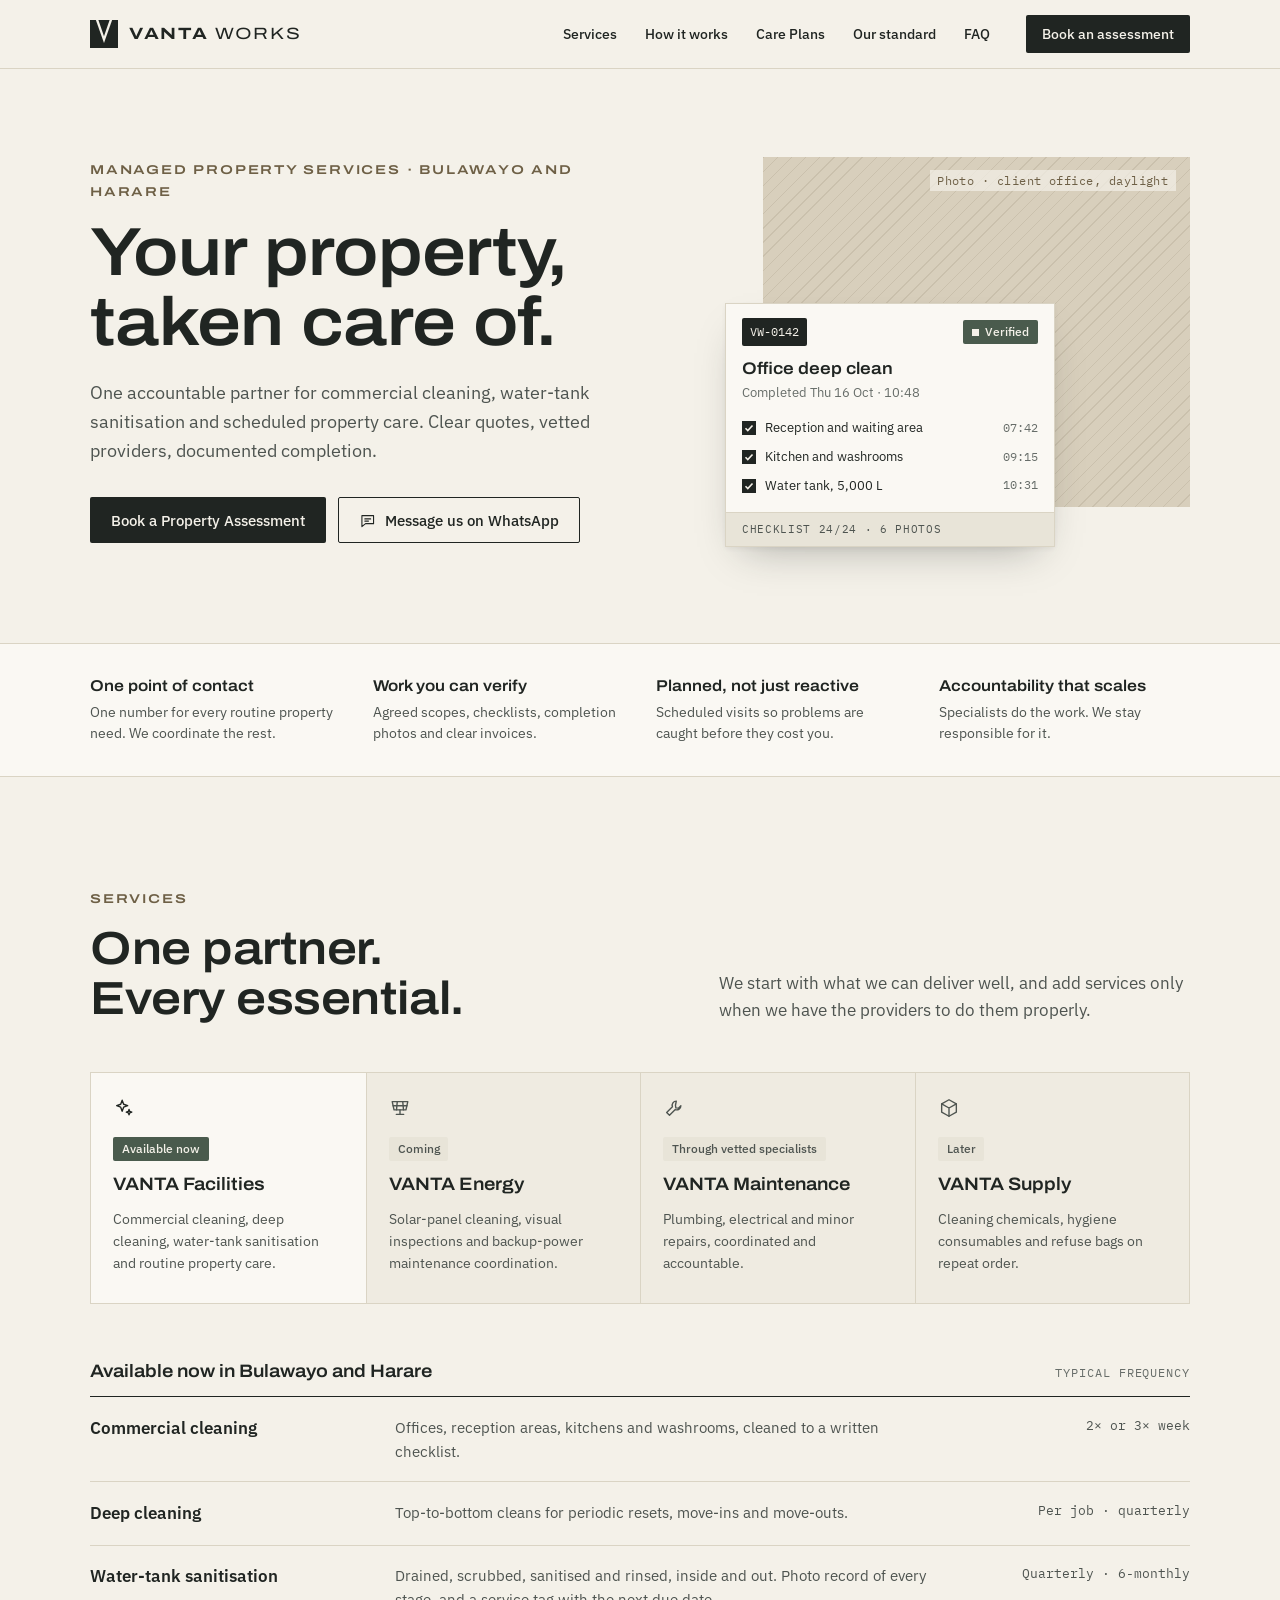
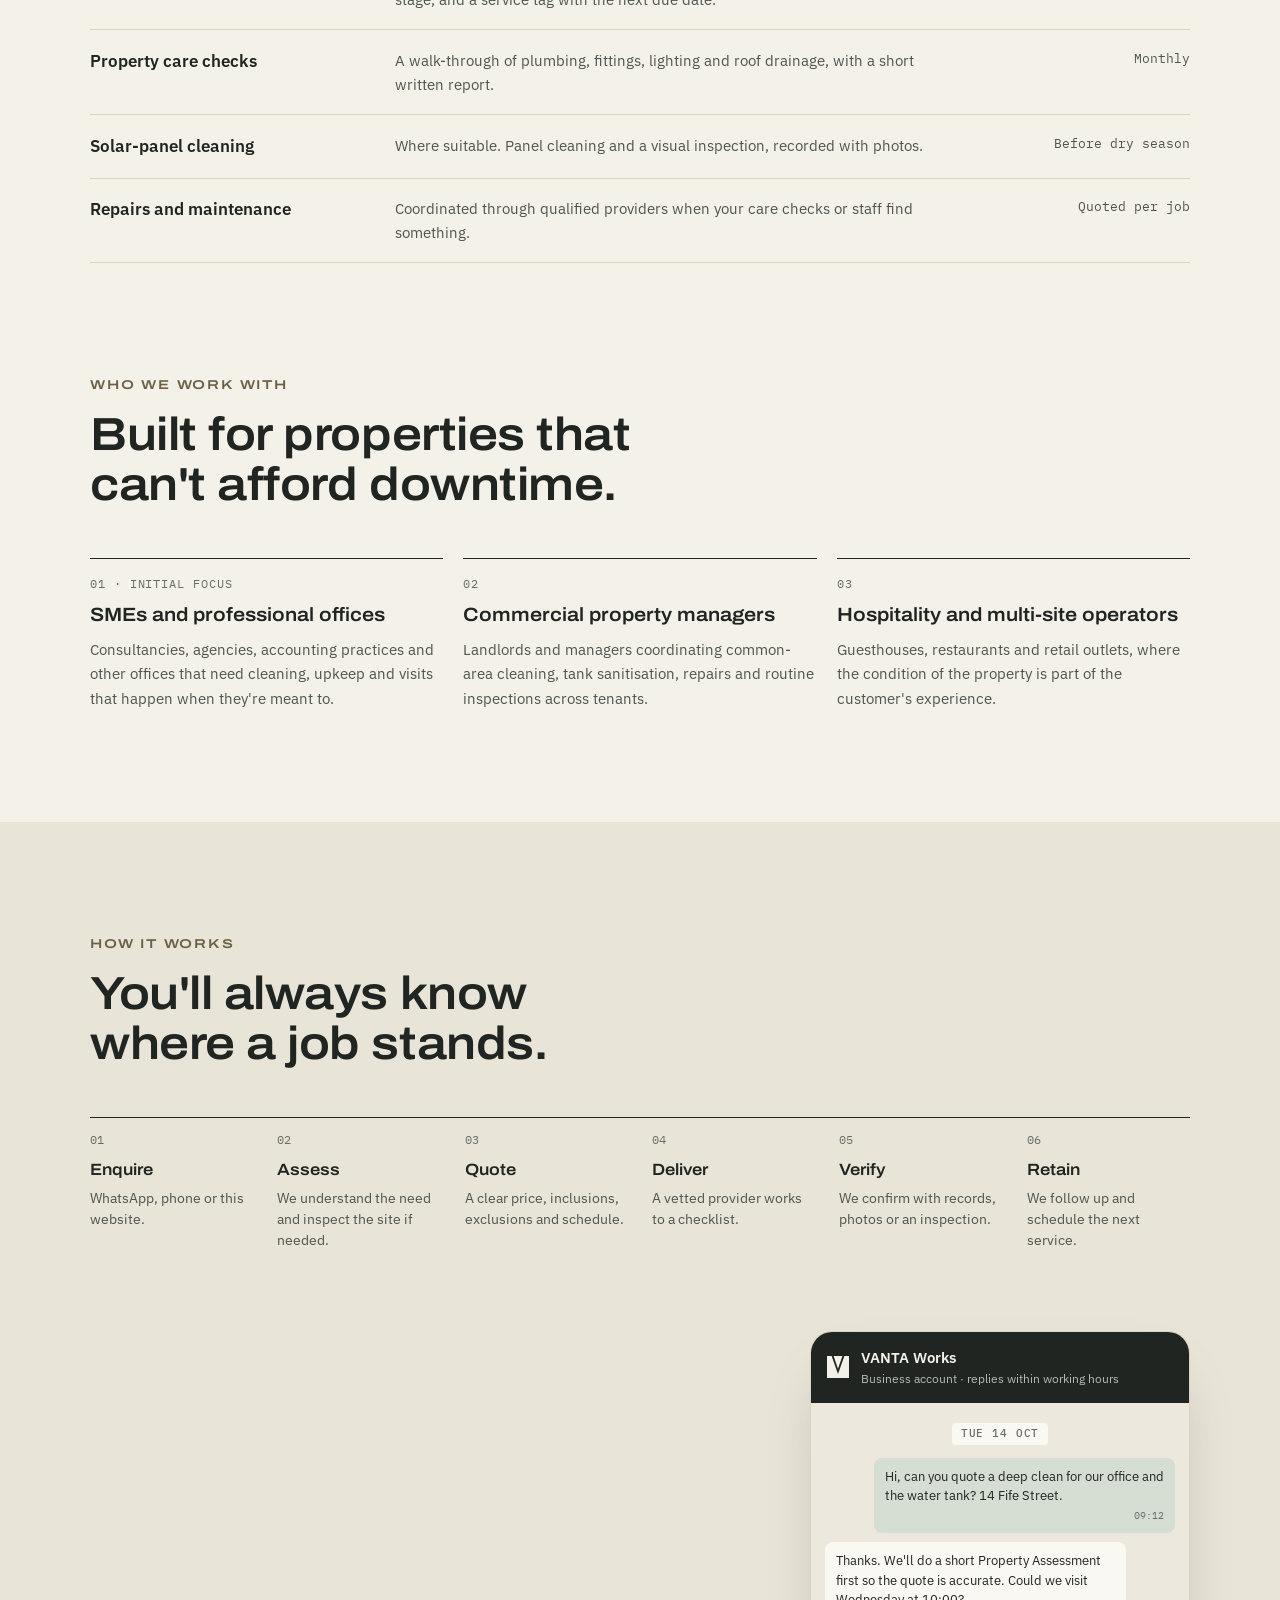
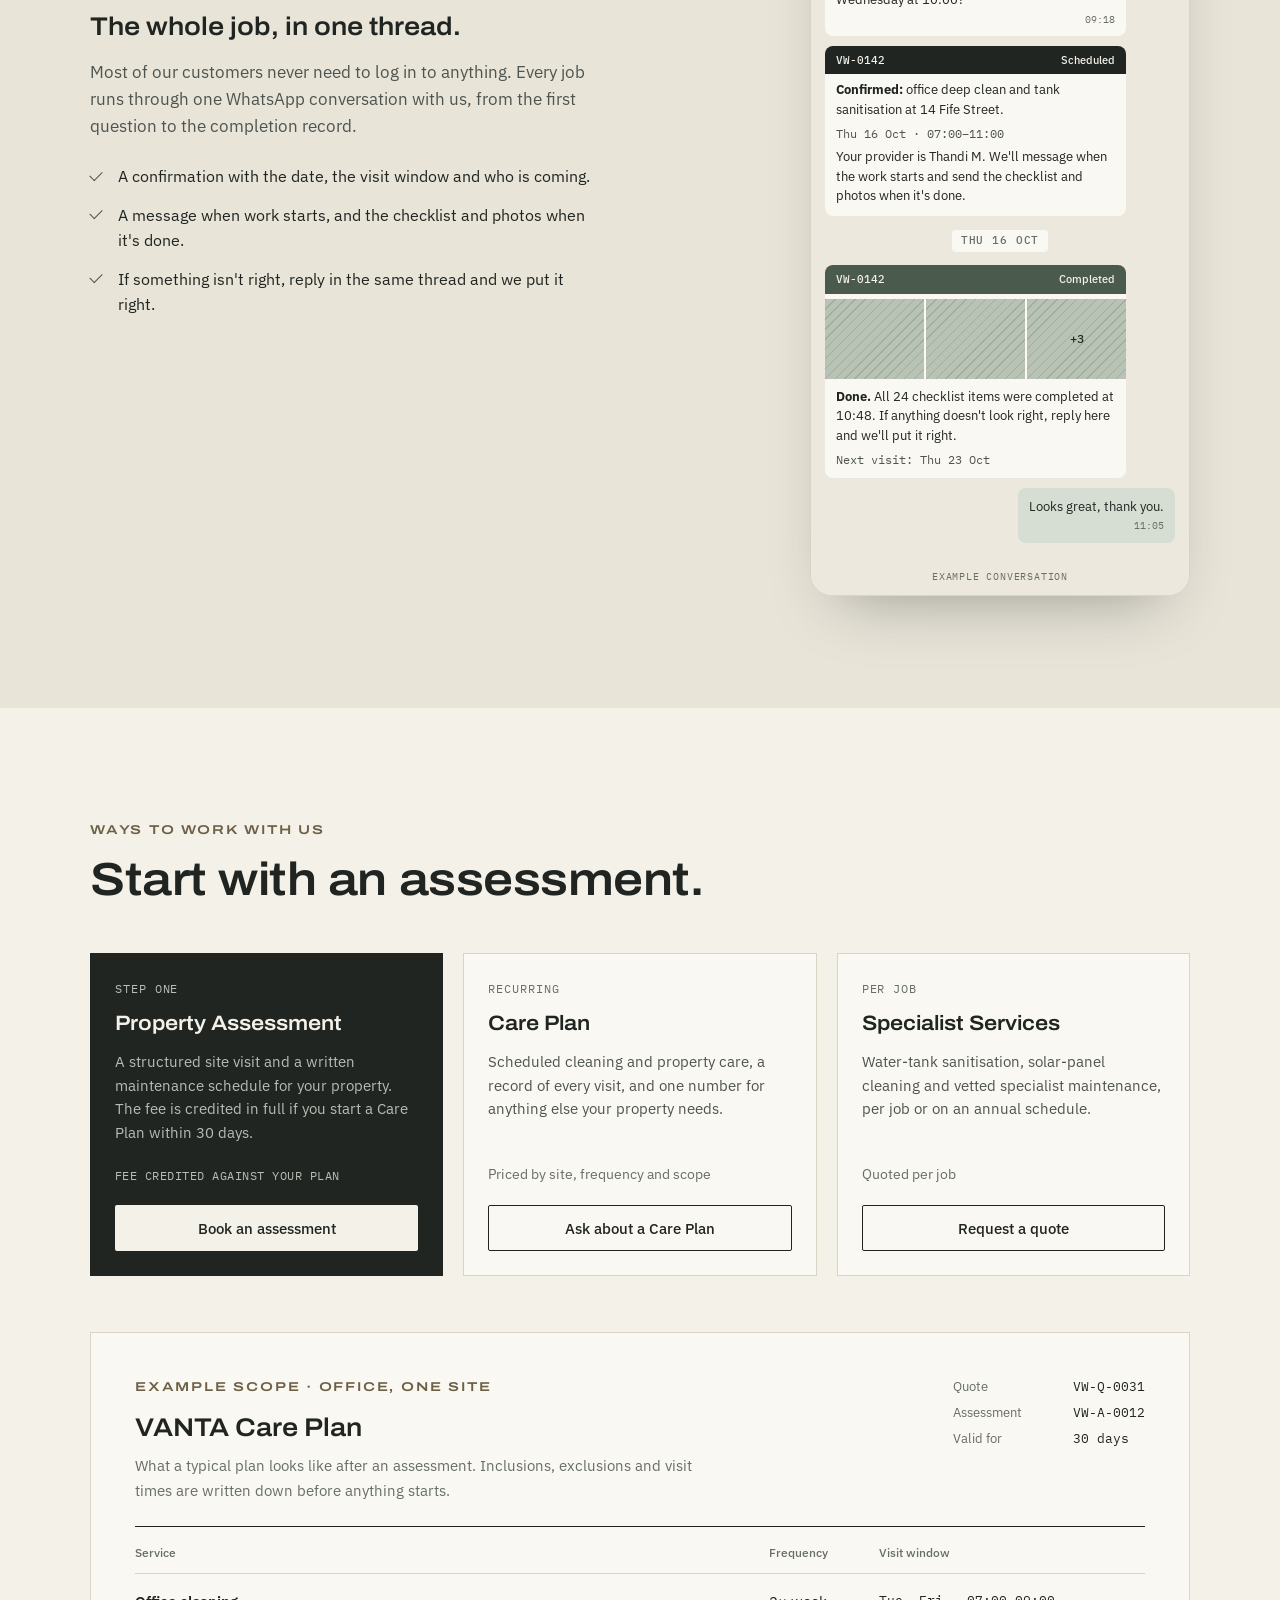
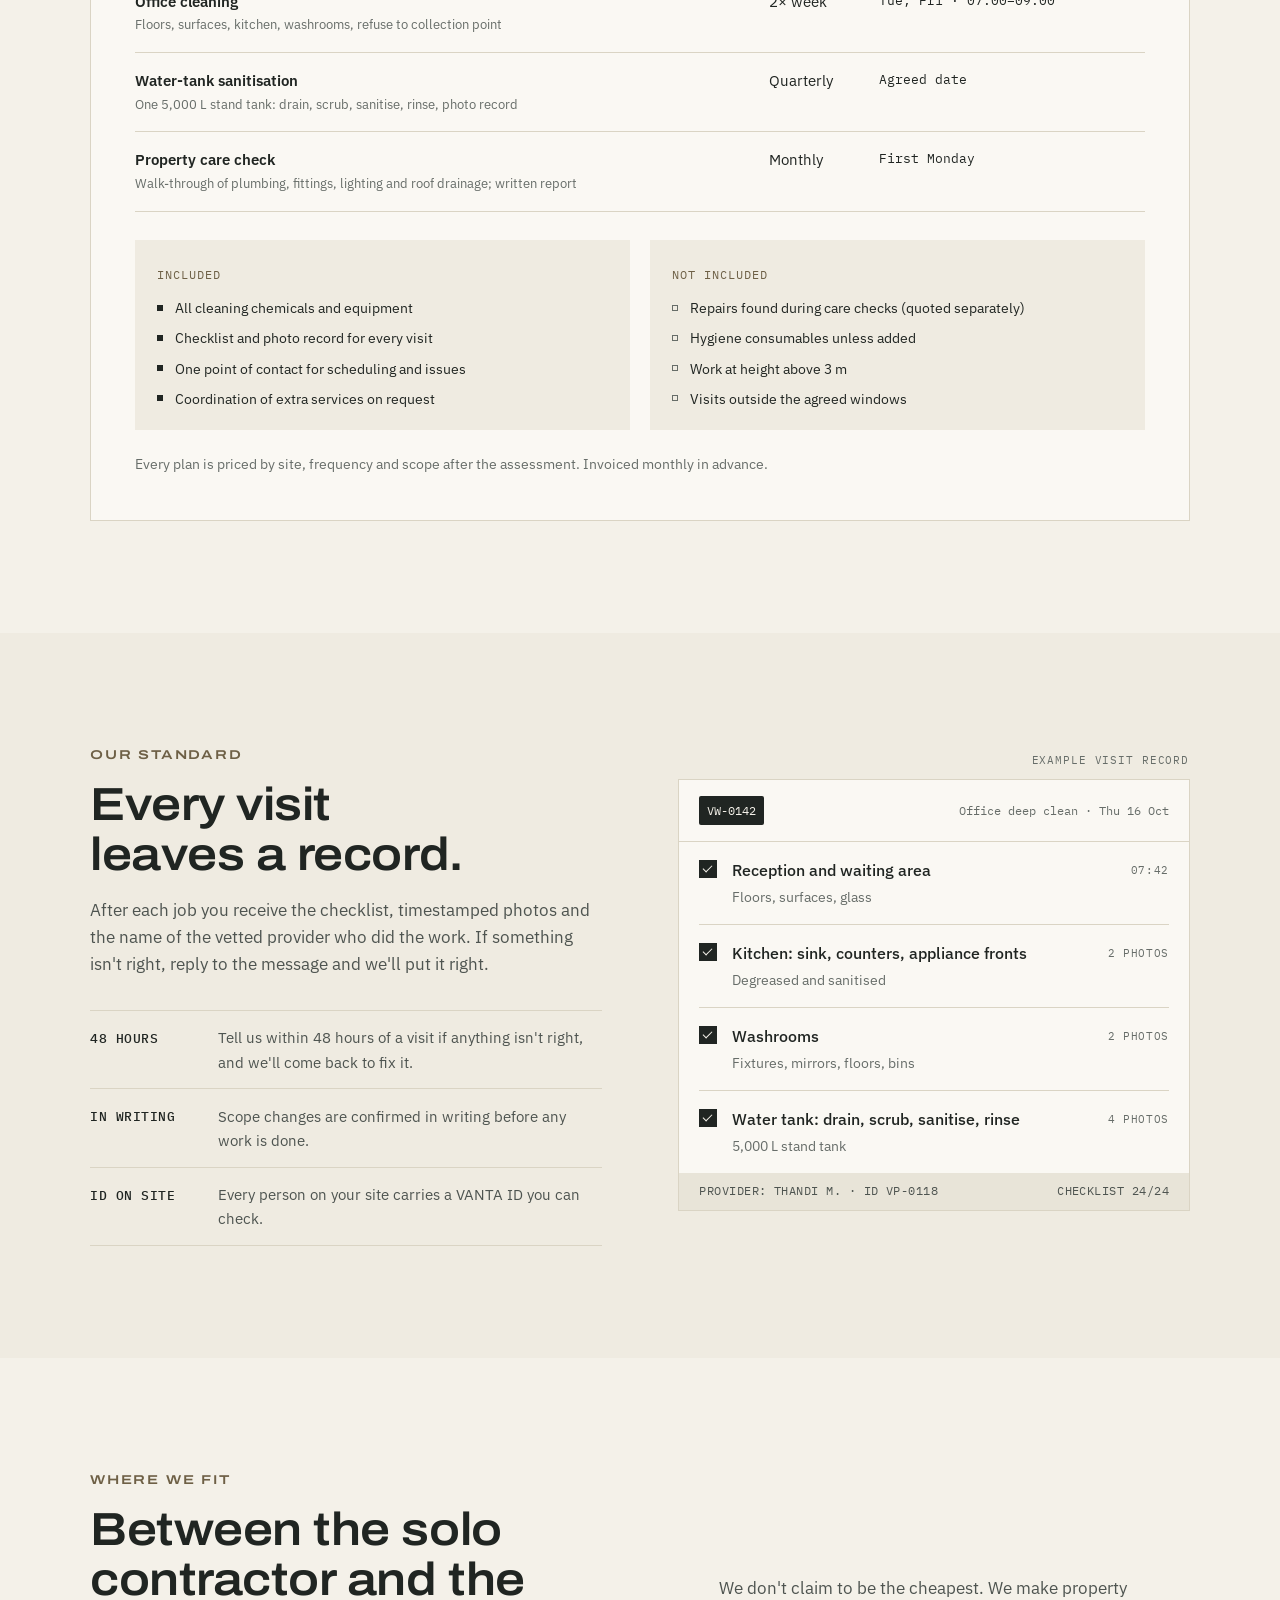
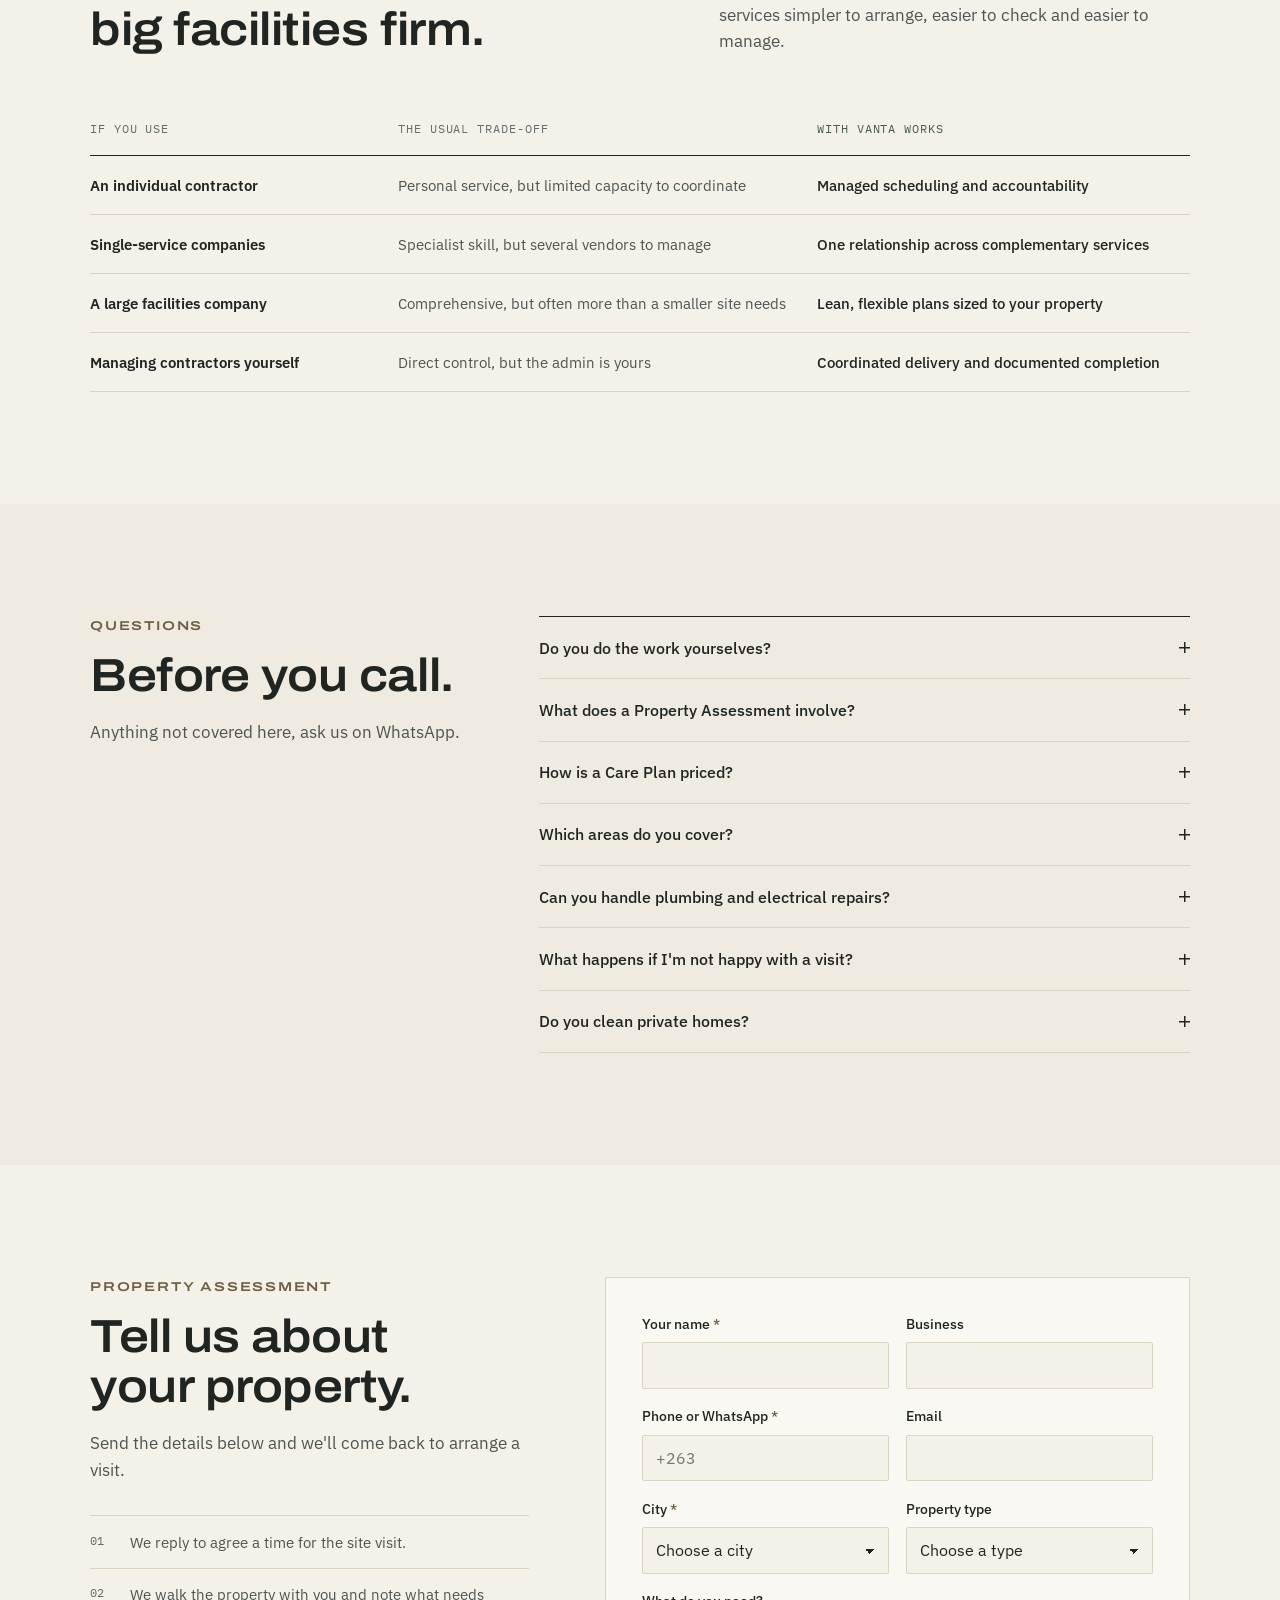
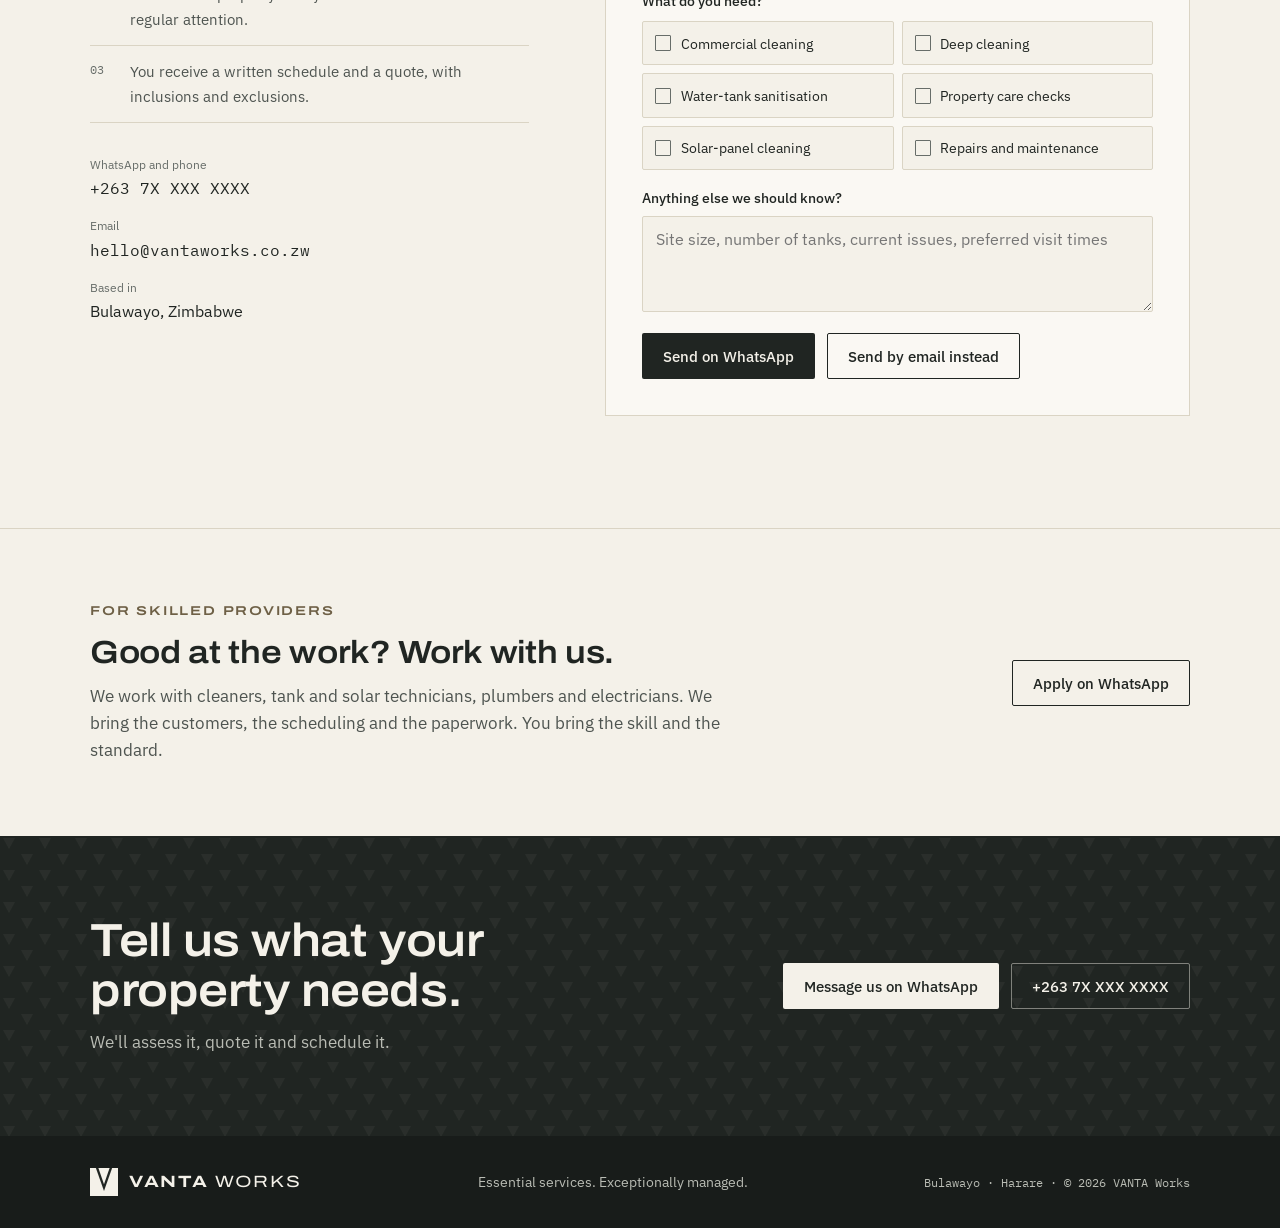
<file: index.html>
<!doctype html>
<html lang="en">
<head>
  <meta charset="utf-8">
  <meta name="viewport" content="width=device-width, initial-scale=1, viewport-fit=cover">
  <title>VANTA Works · Managed Property Services</title>
  <meta name="description" content="One accountable partner for commercial cleaning, water-tank sanitisation and scheduled property care in Bulawayo and Harare. Clear quotes, vetted providers, documented completion.">
  <meta name="theme-color" content="#202522">
  <link rel="icon" href="assets/img/favicon.svg" type="image/svg+xml">

  <meta property="og:type" content="website">
  <meta property="og:title" content="VANTA Works · Essential services. Exceptionally managed.">
  <meta property="og:description" content="One accountable partner for commercial cleaning, water-tank sanitisation and scheduled property care.">
  <meta property="og:image" content="assets/img/og-image.png">
  <meta name="twitter:card" content="summary_large_image">

  <link rel="preconnect" href="https://fonts.googleapis.com">
  <link rel="preconnect" href="https://fonts.gstatic.com" crossorigin>
  <link rel="stylesheet" href="https://fonts.googleapis.com/css2?family=Archivo:wdth,wght@62..125,400..700&family=IBM+Plex+Mono:wght@400;500&family=IBM+Plex+Sans:wght@400;500;600&display=swap">
  <link rel="stylesheet" href="assets/css/styles.css">

  <script type="application/ld+json">
  {
    "@context": "https://schema.org",
    "@type": "ProfessionalService",
    "name": "VANTA Works",
    "slogan": "Essential services. Exceptionally managed.",
    "description": "Managed property services: commercial cleaning, water-tank sanitisation and scheduled property care through one accountable point of contact.",
    "email": "hello@vantaworks.co.zw",
    "areaServed": ["Bulawayo", "Harare"],
    "address": { "@type": "PostalAddress", "addressLocality": "Bulawayo", "addressCountry": "ZW" }
  }
  </script>
</head>
<body>
  <!-- The Keystone V. Square fill = currentColor; the V cut and wedge are set with --mark-cut / --mark-wedge. -->
  <svg width="0" height="0" style="position:absolute" aria-hidden="true">
    <symbol id="mark" viewBox="0 0 100 100">
      <rect width="100" height="100" fill="currentColor"/>
      <path d="M21 0H79L50 82Z" fill="var(--mark-cut, #F4F1E9)"/>
      <path d="M30 0H70L50 58Z" fill="var(--mark-wedge, currentColor)"/>
    </symbol>
  </svg>

  <a class="skip" href="#main">Skip to content</a>

  <header class="site-header" id="top">
    <div class="wrap header-inner">
      <a class="lockup" href="#top" aria-label="VANTA Works home">
        <svg class="mark" aria-hidden="true"><use href="#mark"/></svg>
        <span class="wordmark"><b>VANTA</b> WORKS</span>
      </a>
      <button class="nav-toggle" type="button" aria-expanded="false" aria-controls="site-nav">
        <span class="nav-toggle-bars" aria-hidden="true"></span>
        <span class="sr-only">Menu</span>
      </button>
      <nav class="site-nav" id="site-nav" aria-label="Main">
        <a href="#services">Services</a>
        <a href="#how-it-works">How it works</a>
        <a href="#plans">Care Plans</a>
        <a href="#standard">Our standard</a>
        <a href="#faq">FAQ</a>
        <a class="btn btn-primary btn-sm nav-cta" href="#assessment">Book an assessment</a>
      </nav>
    </div>
  </header>

  <main id="main">

    <!-- HERO -->
    <section class="hero">
      <div class="wrap hero-grid">
        <div class="hero-copy">
          <p class="eyebrow">Managed property services · <span data-areas>Bulawayo and Harare</span></p>
          <h1>Your property, taken care of.</h1>
          <p class="lede">One accountable partner for commercial cleaning, water-tank sanitisation and scheduled property care. Clear quotes, vetted providers, documented completion.</p>
          <div class="actions">
            <a class="btn btn-primary" href="#assessment">Book a Property Assessment</a>
            <a class="btn btn-outline" href="#" data-wa data-wa-text="Hi VANTA Works, I'd like to talk about property services for my business.">
              <svg class="icon" viewBox="0 0 24 24" aria-hidden="true"><path d="M4 5h16v11H9l-5 4z"/><path d="M8 9.5h8M8 12.5h5"/></svg>
              Message us on WhatsApp
            </a>
          </div>
        </div>

        <div class="hero-media">
          <figure class="photo photo-hero">
            <!-- Replace with a real job photo: <img src="assets/img/hero.jpg" alt="..."> -->
            <figcaption>Photo · client office, daylight</figcaption>
          </figure>

          <article class="job-card" aria-label="Example job record">
            <div class="job-card-top">
              <span class="ref">VW-0142</span>
              <span class="chip chip-sage"><i aria-hidden="true"></i>Verified</span>
            </div>
            <div class="job-card-body">
              <h3>Office deep clean</h3>
              <p class="job-meta">Completed Thu 16 Oct · 10:48</p>
              <ul class="ticks">
                <li><span>Reception and waiting area</span><time>07:42</time></li>
                <li><span>Kitchen and washrooms</span><time>09:15</time></li>
                <li><span>Water tank, 5,000 L</span><time>10:31</time></li>
              </ul>
            </div>
            <div class="job-card-foot">Checklist 24/24 · 6 photos</div>
          </article>
        </div>
      </div>
    </section>

    <!-- PILLARS -->
    <section class="pillars" aria-label="What you get">
      <div class="wrap pillars-grid">
        <div>
          <h3>One point of contact</h3>
          <p>One number for every routine property need. We coordinate the rest.</p>
        </div>
        <div>
          <h3>Work you can verify</h3>
          <p>Agreed scopes, checklists, completion photos and clear invoices.</p>
        </div>
        <div>
          <h3>Planned, not just reactive</h3>
          <p>Scheduled visits so problems are caught before they cost you.</p>
        </div>
        <div>
          <h3>Accountability that scales</h3>
          <p>Specialists do the work. We stay responsible for it.</p>
        </div>
      </div>
    </section>

    <!-- SERVICES -->
    <section class="section" id="services">
      <div class="wrap">
        <div class="section-head split">
          <div>
            <p class="eyebrow">Services</p>
            <h2>One partner. Every essential.</h2>
          </div>
          <p class="section-intro">We start with what we can deliver well, and add services only when we have the providers to do them properly.</p>
        </div>

        <div class="divisions">
          <article class="division is-live">
            <svg class="icon icon-lg" viewBox="0 0 24 24" aria-hidden="true"><path d="M10 3.5l1.6 4.4 4.4 1.6-4.4 1.6L10 15.5l-1.6-4.4L4 9.5l4.4-1.6z"/><path d="M17.5 13.5l.8 2.2 2.2.8-2.2.8-.8 2.2-.8-2.2-2.2-.8 2.2-.8z"/></svg>
            <span class="chip chip-live">Available now</span>
            <h3>VANTA Facilities</h3>
            <p>Commercial cleaning, deep cleaning, water-tank sanitisation and routine property care.</p>
          </article>
          <article class="division">
            <svg class="icon icon-lg" viewBox="0 0 24 24" aria-hidden="true"><path d="M3.5 5h17l-2 9h-13z"/><path d="M4.4 9.5h15.2M9 5l-.8 9M15 5l.8 9M12 14v5M8 19h8"/></svg>
            <span class="chip">Coming</span>
            <h3>VANTA Energy</h3>
            <p>Solar-panel cleaning, visual inspections and backup-power maintenance coordination.</p>
          </article>
          <article class="division">
            <svg class="icon icon-lg" viewBox="0 0 24 24" aria-hidden="true"><path d="M14.5 4.5a4.5 4.5 0 0 0-4.2 6.1L4 16.9 7.1 20l6.3-6.3a4.5 4.5 0 0 0 6.1-4.2l-2.7 2.7-2.8-.4-.4-2.8z"/></svg>
            <span class="chip">Through vetted specialists</span>
            <h3>VANTA Maintenance</h3>
            <p>Plumbing, electrical and minor repairs, coordinated and accountable.</p>
          </article>
          <article class="division">
            <svg class="icon icon-lg" viewBox="0 0 24 24" aria-hidden="true"><path d="M12 3l8 4.5v9L12 21l-8-4.5v-9z"/><path d="M4 7.5l8 4.5 8-4.5M12 12v9"/></svg>
            <span class="chip">Later</span>
            <h3>VANTA Supply</h3>
            <p>Cleaning chemicals, hygiene consumables and refuse bags on repeat order.</p>
          </article>
        </div>

        <div class="service-list">
          <div class="service-list-head">
            <h3>Available now in <span data-areas>Bulawayo and Harare</span></h3>
            <span class="mono-label">Typical frequency</span>
          </div>
          <dl>
            <div class="service-row">
              <dt>Commercial cleaning</dt>
              <dd>Offices, reception areas, kitchens and washrooms, cleaned to a written checklist.</dd>
              <dd class="freq">2× or 3× week</dd>
            </div>
            <div class="service-row">
              <dt>Deep cleaning</dt>
              <dd>Top-to-bottom cleans for periodic resets, move-ins and move-outs.</dd>
              <dd class="freq">Per job · quarterly</dd>
            </div>
            <div class="service-row">
              <dt>Water-tank sanitisation</dt>
              <dd>Drained, scrubbed, sanitised and rinsed, inside and out. Photo record of every stage, and a service tag with the next due date.</dd>
              <dd class="freq">Quarterly · 6-monthly</dd>
            </div>
            <div class="service-row">
              <dt>Property care checks</dt>
              <dd>A walk-through of plumbing, fittings, lighting and roof drainage, with a short written report.</dd>
              <dd class="freq">Monthly</dd>
            </div>
            <div class="service-row">
              <dt>Solar-panel cleaning</dt>
              <dd>Where suitable. Panel cleaning and a visual inspection, recorded with photos.</dd>
              <dd class="freq">Before dry season</dd>
            </div>
            <div class="service-row">
              <dt>Repairs and maintenance</dt>
              <dd>Coordinated through qualified providers when your care checks or staff find something.</dd>
              <dd class="freq">Quoted per job</dd>
            </div>
          </dl>
        </div>
      </div>
    </section>

    <!-- WHO WE'RE FOR -->
    <section class="section section-tight" id="who">
      <div class="wrap">
        <div class="section-head">
          <p class="eyebrow">Who we work with</p>
          <h2>Built for properties that can't afford downtime.</h2>
        </div>
        <div class="audiences">
          <article>
            <span class="mono-label">01 · Initial focus</span>
            <h3>SMEs and professional offices</h3>
            <p>Consultancies, agencies, accounting practices and other offices that need cleaning, upkeep and visits that happen when they're meant to.</p>
          </article>
          <article>
            <span class="mono-label">02</span>
            <h3>Commercial property managers</h3>
            <p>Landlords and managers coordinating common-area cleaning, tank sanitisation, repairs and routine inspections across tenants.</p>
          </article>
          <article>
            <span class="mono-label">03</span>
            <h3>Hospitality and multi-site operators</h3>
            <p>Guesthouses, restaurants and retail outlets, where the condition of the property is part of the customer's experience.</p>
          </article>
        </div>
      </div>
    </section>

    <!-- HOW IT WORKS -->
    <section class="section band" id="how-it-works">
      <div class="wrap">
        <div class="section-head">
          <p class="eyebrow">How it works</p>
          <h2>You'll always know where a job stands.</h2>
        </div>

        <ol class="steps">
          <li><span class="step-n">01</span><h3>Enquire</h3><p>WhatsApp, phone or this website.</p></li>
          <li><span class="step-n">02</span><h3>Assess</h3><p>We understand the need and inspect the site if needed.</p></li>
          <li><span class="step-n">03</span><h3>Quote</h3><p>A clear price, inclusions, exclusions and schedule.</p></li>
          <li><span class="step-n">04</span><h3>Deliver</h3><p>A vetted provider works to a checklist.</p></li>
          <li><span class="step-n">05</span><h3>Verify</h3><p>We confirm with records, photos or an inspection.</p></li>
          <li><span class="step-n">06</span><h3>Retain</h3><p>We follow up and schedule the next service.</p></li>
        </ol>

        <div class="chat-split">
          <div class="chat-copy">
            <h3 class="h3-lg">The whole job, in one thread.</h3>
            <p>Most of our customers never need to log in to anything. Every job runs through one WhatsApp conversation with us, from the first question to the completion record.</p>
            <ul class="checklist-plain">
              <li>A confirmation with the date, the visit window and who is coming.</li>
              <li>A message when work starts, and the checklist and photos when it's done.</li>
              <li>If something isn't right, reply in the same thread and we put it right.</li>
            </ul>
          </div>

          <div class="phone" aria-label="Example WhatsApp conversation">
            <div class="phone-bar">
              <svg class="mark mark-sm mark-invert" aria-hidden="true"><use href="#mark"/></svg>
              <div>
                <strong>VANTA Works</strong>
                <span>Business account · replies within working hours</span>
              </div>
            </div>
            <div class="phone-body">
              <span class="day">Tue 14 Oct</span>
              <p class="msg out">Hi, can you quote a deep clean for our office and the water tank? 14 Fife Street.<time>09:12</time></p>
              <p class="msg in">Thanks. We'll do a short Property Assessment first so the quote is accurate. Could we visit Wednesday at 10:00?<time>09:18</time></p>
              <div class="msg in card-msg">
                <div class="card-msg-head"><span>VW-0142</span><span>Scheduled</span></div>
                <p><b>Confirmed:</b> office deep clean and tank sanitisation at 14 Fife Street.</p>
                <p class="mono">Thu 16 Oct · 07:00–11:00</p>
                <p>Your provider is Thandi M. We'll message when the work starts and send the checklist and photos when it's done.</p>
              </div>
              <span class="day">Thu 16 Oct</span>
              <div class="msg in card-msg is-done">
                <div class="card-msg-head"><span>VW-0142</span><span>Completed</span></div>
                <div class="thumbs" aria-hidden="true"><i></i><i></i><i>+3</i></div>
                <p><b>Done.</b> All 24 checklist items were completed at 10:48. If anything doesn't look right, reply here and we'll put it right.</p>
                <p class="mono">Next visit: Thu 23 Oct</p>
              </div>
              <p class="msg out">Looks great, thank you.<time>11:05</time></p>
            </div>
            <p class="phone-note">Example conversation</p>
          </div>
        </div>
      </div>
    </section>

    <!-- PLANS -->
    <section class="section" id="plans">
      <div class="wrap">
        <div class="section-head">
          <p class="eyebrow">Ways to work with us</p>
          <h2>Start with an assessment.</h2>
        </div>

        <div class="offers">
          <article class="offer offer-dark">
            <span class="mono-label">Step one</span>
            <h3>Property Assessment</h3>
            <p>A structured site visit and a written maintenance schedule for your property. The fee is credited in full if you start a Care Plan within 30 days.</p>
            <p class="offer-price">Fee credited against your plan</p>
            <a class="btn btn-light" href="#assessment">Book an assessment</a>
          </article>
          <article class="offer">
            <span class="mono-label">Recurring</span>
            <h3>Care Plan</h3>
            <p>Scheduled cleaning and property care, a record of every visit, and one number for anything else your property needs.</p>
            <p class="offer-price">Priced by site, frequency and scope</p>
            <a class="btn btn-outline" href="#" data-wa data-wa-text="Hi VANTA Works, I'd like to ask about a Care Plan for our property.">Ask about a Care Plan</a>
          </article>
          <article class="offer">
            <span class="mono-label">Per job</span>
            <h3>Specialist Services</h3>
            <p>Water-tank sanitisation, solar-panel cleaning and vetted specialist maintenance, per job or on an annual schedule.</p>
            <p class="offer-price">Quoted per job</p>
            <a class="btn btn-outline" href="#" data-wa data-wa-text="Hi VANTA Works, I'd like a quote for a specialist job: ">Request a quote</a>
          </article>
        </div>

        <!-- Example quote, mirrors the VANTA quote template -->
        <div class="quote-sheet" aria-label="Example Care Plan scope">
          <div class="quote-head">
            <div>
              <p class="eyebrow">Example scope · office, one site</p>
              <h3 class="h3-lg">VANTA Care Plan</h3>
              <p class="muted">What a typical plan looks like after an assessment. Inclusions, exclusions and visit times are written down before anything starts.</p>
            </div>
            <dl class="quote-meta">
              <div><dt>Quote</dt><dd>VW-Q-0031</dd></div>
              <div><dt>Assessment</dt><dd>VW-A-0012</dd></div>
              <div><dt>Valid for</dt><dd>30 days</dd></div>
            </dl>
          </div>

          <div class="table-scroll">
            <table class="quote-table">
              <thead>
                <tr><th scope="col">Service</th><th scope="col">Frequency</th><th scope="col">Visit window</th></tr>
              </thead>
              <tbody>
                <tr>
                  <td><b>Office cleaning</b><span>Floors, surfaces, kitchen, washrooms, refuse to collection point</span></td>
                  <td>2× week</td>
                  <td class="mono">Tue, Fri · 07:00–09:00</td>
                </tr>
                <tr>
                  <td><b>Water-tank sanitisation</b><span>One 5,000 L stand tank: drain, scrub, sanitise, rinse, photo record</span></td>
                  <td>Quarterly</td>
                  <td class="mono">Agreed date</td>
                </tr>
                <tr>
                  <td><b>Property care check</b><span>Walk-through of plumbing, fittings, lighting and roof drainage; written report</span></td>
                  <td>Monthly</td>
                  <td class="mono">First Monday</td>
                </tr>
              </tbody>
            </table>
          </div>

          <div class="inclusions">
            <div>
              <p class="mono-label">Included</p>
              <ul>
                <li>All cleaning chemicals and equipment</li>
                <li>Checklist and photo record for every visit</li>
                <li>One point of contact for scheduling and issues</li>
                <li>Coordination of extra services on request</li>
              </ul>
            </div>
            <div>
              <p class="mono-label">Not included</p>
              <ul class="is-excluded">
                <li>Repairs found during care checks (quoted separately)</li>
                <li>Hygiene consumables unless added</li>
                <li>Work at height above 3 m</li>
                <li>Visits outside the agreed windows</li>
              </ul>
            </div>
          </div>
          <p class="quote-foot">Every plan is priced by site, frequency and scope after the assessment. Invoiced monthly in advance.</p>
        </div>
      </div>
    </section>

    <!-- OUR STANDARD -->
    <section class="section band-soft" id="standard">
      <div class="wrap standard-grid">
        <div>
          <p class="eyebrow">Our standard</p>
          <h2>Every visit leaves a record.</h2>
          <p class="section-intro">After each job you receive the checklist, timestamped photos and the name of the vetted provider who did the work. If something isn't right, reply to the message and we'll put it right.</p>
          <ul class="commitments">
            <li><b>48 hours</b><span>Tell us within 48 hours of a visit if anything isn't right, and we'll come back to fix it.</span></li>
            <li><b>In writing</b><span>Scope changes are confirmed in writing before any work is done.</span></li>
            <li><b>ID on site</b><span>Every person on your site carries a VANTA ID you can check.</span></li>
          </ul>
        </div>

        <div class="record">
          <div class="record-head">
            <span class="ref">VW-0142</span>
            <span class="muted mono">Office deep clean · Thu 16 Oct</span>
          </div>
          <ul class="record-list">
            <li><span class="box" aria-hidden="true"></span><div><b>Reception and waiting area</b><span>Floors, surfaces, glass</span></div><time>07:42</time></li>
            <li><span class="box" aria-hidden="true"></span><div><b>Kitchen: sink, counters, appliance fronts</b><span>Degreased and sanitised</span></div><time>2 photos</time></li>
            <li><span class="box" aria-hidden="true"></span><div><b>Washrooms</b><span>Fixtures, mirrors, floors, bins</span></div><time>2 photos</time></li>
            <li><span class="box" aria-hidden="true"></span><div><b>Water tank: drain, scrub, sanitise, rinse</b><span>5,000 L stand tank</span></div><time>4 photos</time></li>
          </ul>
          <div class="record-foot">
            <span>Provider: Thandi M. · ID VP-0118</span>
            <span>Checklist 24/24</span>
          </div>
          <p class="record-note">Example visit record</p>
        </div>
      </div>
    </section>

    <!-- WHERE WE FIT -->
    <section class="section" id="compare">
      <div class="wrap">
        <div class="section-head split">
          <div>
            <p class="eyebrow">Where we fit</p>
            <h2>Between the solo contractor and the big facilities firm.</h2>
          </div>
          <p class="section-intro">We don't claim to be the cheapest. We make property services simpler to arrange, easier to check and easier to manage.</p>
        </div>
        <div class="table-scroll">
          <table class="compare">
            <thead>
              <tr><th scope="col">If you use</th><th scope="col">The usual trade-off</th><th scope="col">With VANTA Works</th></tr>
            </thead>
            <tbody>
              <tr><th scope="row">An individual contractor</th><td data-label="The usual trade-off">Personal service, but limited capacity to coordinate</td><td data-label="With VANTA Works">Managed scheduling and accountability</td></tr>
              <tr><th scope="row">Single-service companies</th><td data-label="The usual trade-off">Specialist skill, but several vendors to manage</td><td data-label="With VANTA Works">One relationship across complementary services</td></tr>
              <tr><th scope="row">A large facilities company</th><td data-label="The usual trade-off">Comprehensive, but often more than a smaller site needs</td><td data-label="With VANTA Works">Lean, flexible plans sized to your property</td></tr>
              <tr><th scope="row">Managing contractors yourself</th><td data-label="The usual trade-off">Direct control, but the admin is yours</td><td data-label="With VANTA Works">Coordinated delivery and documented completion</td></tr>
            </tbody>
          </table>
        </div>
      </div>
    </section>

    <!-- FAQ -->
    <section class="section band-soft" id="faq">
      <div class="wrap faq-grid">
        <div>
          <p class="eyebrow">Questions</p>
          <h2>Before you call.</h2>
          <p class="section-intro">Anything not covered here, ask us on WhatsApp.</p>
        </div>
        <div class="faq">
          <details>
            <summary>Do you do the work yourselves?</summary>
            <p>Work is carried out by vetted providers who work to our checklists. You deal with us for scheduling, quality and follow-up, so if something goes wrong you call one number and we sort it out.</p>
          </details>
          <details>
            <summary>What does a Property Assessment involve?</summary>
            <p>We walk your premises with you, note what needs regular attention and send a written summary with a recommended schedule and a quote. The assessment fee is credited in full if you start a Care Plan within 30 days.</p>
          </details>
          <details>
            <summary>How is a Care Plan priced?</summary>
            <p>By site, frequency and scope. The quote lists each service, how often it happens, the visit window, and what is and isn't included. Prices are valid for 30 days and invoiced monthly in advance.</p>
          </details>
          <details>
            <summary>Which areas do you cover?</summary>
            <p><span data-areas>Bulawayo and Harare</span>. If your property is elsewhere, message us and we'll tell you honestly whether we can serve it well.</p>
          </details>
          <details>
            <summary>Can you handle plumbing and electrical repairs?</summary>
            <p>We coordinate repairs through qualified providers. If we don't have the right specialist for a job, we'll tell you rather than send someone who isn't.</p>
          </details>
          <details>
            <summary>What happens if I'm not happy with a visit?</summary>
            <p>Message us within 48 hours of the visit, in the same WhatsApp thread. We'll review the record and photos with you and put it right.</p>
          </details>
          <details>
            <summary>Do you clean private homes?</summary>
            <p>We focus on commercial properties: offices, shared buildings, guesthouses, restaurants and shops. That focus is how we keep the standard consistent.</p>
          </details>
        </div>
      </div>
    </section>

    <!-- ASSESSMENT FORM -->
    <section class="section" id="assessment">
      <div class="wrap form-grid">
        <div class="form-intro">
          <p class="eyebrow">Property Assessment</p>
          <h2>Tell us about your property.</h2>
          <p class="section-intro">Send the details below and we'll come back to arrange a visit.</p>
          <ol class="next-steps">
            <li><span class="step-n">01</span><p>We reply to agree a time for the site visit.</p></li>
            <li><span class="step-n">02</span><p>We walk the property with you and note what needs regular attention.</p></li>
            <li><span class="step-n">03</span><p>You receive a written schedule and a quote, with inclusions and exclusions.</p></li>
          </ol>
          <dl class="contact">
            <div><dt>WhatsApp and phone</dt><dd class="mono" data-phone>+263 7X XXX XXXX</dd></div>
            <div><dt>Email</dt><dd class="mono" data-email>hello@vantaworks.co.zw</dd></div>
            <div><dt>Based in</dt><dd>Bulawayo, Zimbabwe</dd></div>
          </dl>
        </div>

        <form class="enquiry" id="enquiry-form" novalidate>
          <div class="field-row">
            <div class="field">
              <label for="f-name">Your name <i>*</i></label>
              <input id="f-name" name="name" type="text" autocomplete="name" required>
            </div>
            <div class="field">
              <label for="f-business">Business</label>
              <input id="f-business" name="business" type="text" autocomplete="organization">
            </div>
          </div>
          <div class="field-row">
            <div class="field">
              <label for="f-phone">Phone or WhatsApp <i>*</i></label>
              <input id="f-phone" name="phone" type="tel" autocomplete="tel" placeholder="+263" required>
            </div>
            <div class="field">
              <label for="f-email">Email</label>
              <input id="f-email" name="email" type="email" autocomplete="email">
            </div>
          </div>
          <div class="field-row">
            <div class="field">
              <label for="f-city">City <i>*</i></label>
              <select id="f-city" name="city" required>
                <option value="">Choose a city</option>
                <option>Bulawayo</option>
                <option>Harare</option>
                <option>Other</option>
              </select>
            </div>
            <div class="field">
              <label for="f-type">Property type</label>
              <select id="f-type" name="type">
                <option value="">Choose a type</option>
                <option>Office</option>
                <option>Shared or multi-tenant building</option>
                <option>Guesthouse or hotel</option>
                <option>Restaurant</option>
                <option>Retail</option>
                <option>Other</option>
              </select>
            </div>
          </div>
          <fieldset class="field">
            <legend>What do you need?</legend>
            <div class="options">
              <label for="s-clean"><input id="s-clean" type="checkbox" name="services" value="Commercial cleaning"><span>Commercial cleaning</span></label>
              <label for="s-deep"><input id="s-deep" type="checkbox" name="services" value="Deep cleaning"><span>Deep cleaning</span></label>
              <label for="s-tank"><input id="s-tank" type="checkbox" name="services" value="Water-tank sanitisation"><span>Water-tank sanitisation</span></label>
              <label for="s-care"><input id="s-care" type="checkbox" name="services" value="Property care checks"><span>Property care checks</span></label>
              <label for="s-solar"><input id="s-solar" type="checkbox" name="services" value="Solar-panel cleaning"><span>Solar-panel cleaning</span></label>
              <label for="s-repair"><input id="s-repair" type="checkbox" name="services" value="Repairs and maintenance"><span>Repairs and maintenance</span></label>
            </div>
          </fieldset>
          <div class="field">
            <label for="f-notes">Anything else we should know?</label>
            <textarea id="f-notes" name="notes" rows="3" placeholder="Site size, number of tanks, current issues, preferred visit times"></textarea>
          </div>

          <p class="form-error" id="form-error" role="alert" hidden></p>

          <div class="form-actions">
            <button class="btn btn-primary" type="submit">Send on WhatsApp</button>
            <button class="btn btn-outline" type="button" id="send-email">Send by email instead</button>
          </div>

          <div class="form-result" id="form-result" hidden>
            <p><b>Your message is ready.</b> WhatsApp or your email app should open with it filled in. If nothing opened, copy it and send it to <span class="mono" data-phone>+263 7X XXX XXXX</span>.</p>
            <pre id="form-preview"></pre>
            <button class="btn btn-outline btn-sm" type="button" id="copy-message">Copy message</button>
          </div>
        </form>
      </div>
    </section>

    <!-- PROVIDERS -->
    <section class="providers" id="providers">
      <div class="wrap providers-inner">
        <div>
          <p class="eyebrow">For skilled providers</p>
          <h2 class="h2-sm">Good at the work? Work with us.</h2>
          <p>We work with cleaners, tank and solar technicians, plumbers and electricians. We bring the customers, the scheduling and the paperwork. You bring the skill and the standard.</p>
        </div>
        <a class="btn btn-outline" href="#" data-wa data-wa-text="Hi VANTA Works, I'd like to apply as a vetted provider. My trade is: ">Apply on WhatsApp</a>
      </div>
    </section>

    <!-- CTA -->
    <section class="cta">
      <div class="wrap cta-inner">
        <div>
          <h2>Tell us what your property needs.</h2>
          <p>We'll assess it, quote it and schedule it.</p>
        </div>
        <div class="actions">
          <a class="btn btn-light" href="#" data-wa data-wa-text="Hi VANTA Works, I'd like to talk about property services for my business.">Message us on WhatsApp</a>
          <a class="btn btn-ghost-light" href="#" data-tel data-phone>+263 7X XXX XXXX</a>
        </div>
      </div>
    </section>
  </main>

  <footer class="site-footer">
    <div class="wrap footer-inner">
      <a class="lockup lockup-light" href="#top" aria-label="VANTA Works home">
        <svg class="mark" aria-hidden="true"><use href="#mark"/></svg>
        <span class="wordmark"><b>VANTA</b> WORKS</span>
      </a>
      <p class="footer-line">Essential services. Exceptionally managed.</p>
      <p class="footer-meta mono"><span data-areas-short>Bulawayo · Harare</span> · © <span id="year">2026</span> VANTA Works</p>
    </div>
  </footer>

  <script src="assets/js/main.js"></script>
</body>
</html>
</file>
<file: assets/css/styles.css>
/* VANTA Works
   Layout: ivory-led page (60/25/10/5), one centred column with split section heads,
   graphite reserved for the assessment offer, the CTA band and the footer. */
:root {
  /* Brand palette (Brand Identity v1.0) */
  --ivory: #F4F1E9;
  --graphite: #202522;
  --sage: #728574;
  --stone: #B8A98C;
  --sage-deep: #4A5B4D;   /* sage for text */
  --stone-deep: #6E6046;  /* stone for text */

  /* Derived neutrals, biased to the palette */
  --paper: #FAF8F3;
  --band: #E8E4D8;
  --band-soft: #EFEBE1;
  --line: #DAD4C4;
  --stone-tint: #D8CFBC;
  --graphite-2: #2B312D;
  --graphite-deep: #181C1A;
  --ink: var(--graphite);
  --ink-2: #4E5450;
  --ink-3: #676D69;
  --on-dark: #F4F1E9;
  --on-dark-2: #B9BCB4;
  --error: #9A3B2A;

  --font-display: "Archivo", "Helvetica Neue", Arial, sans-serif;
  --font-text: "IBM Plex Sans", "Helvetica Neue", Arial, sans-serif;
  --font-mono: "IBM Plex Mono", ui-monospace, "SFMono-Regular", Menlo, Consolas, monospace;

  --wrap: 1180px;
  --gutter: clamp(16px, 4vw, 40px);
  --section: clamp(4rem, 9vw, 7rem);
  --radius: 2px;

  /* The repeating wedge pattern from the business card and envelope */
  --wedge: url("data:image/svg+xml,%3Csvg xmlns='http://www.w3.org/2000/svg' width='36' height='32' viewBox='0 0 36 32'%3E%3Cg fill='%23F4F1E9' fill-opacity='.045'%3E%3Cpath d='M3 2h12L9 13z'/%3E%3Cpath d='M21 18h12l-6 11z'/%3E%3C/g%3E%3C/svg%3E");

  color-scheme: light;
}

*, *::before, *::after { box-sizing: border-box; }
[hidden] { display: none !important; }
html { scroll-behavior: smooth; -webkit-text-size-adjust: 100%; }
@media (prefers-reduced-motion: reduce) {
  html { scroll-behavior: auto; }
  *, *::before, *::after { animation: none !important; transition: none !important; }
}

body {
  margin: 0;
  background: var(--ivory);
  color: var(--ink);
  font-family: var(--font-text);
  font-size: 1.0625rem;
  line-height: 1.6;
  -webkit-font-smoothing: antialiased;
}
img { max-width: 100%; display: block; }
a { color: inherit; }
:focus-visible { outline: 2px solid var(--sage-deep); outline-offset: 3px; }

h1, h2, h3 {
  font-family: var(--font-display);
  font-weight: 600;
  font-stretch: 112%;
  line-height: 1.08;
  letter-spacing: -0.01em;
  margin: 0;
  text-wrap: balance;
}
h1 { font-size: clamp(2.5rem, 5.4vw, 4.25rem); line-height: 1.02; }
h2 { font-size: clamp(1.9rem, 3.8vw, 2.9rem); }
.h2-sm { font-size: clamp(1.5rem, 2.6vw, 2rem); }
h3 { font-size: 1.125rem; font-stretch: 110%; letter-spacing: 0; line-height: 1.25; }
.h3-lg { font-size: clamp(1.35rem, 2.2vw, 1.6rem); }
p { margin: 0; }

.eyebrow {
  font-family: var(--font-display);
  font-stretch: 125%;
  font-weight: 600;
  font-size: 0.8rem;
  letter-spacing: 0.14em;
  text-transform: uppercase;
  color: var(--stone-deep);
  margin-bottom: 0.9rem;
}
.mono, .mono-label, .ref, time { font-family: var(--font-mono); font-variant-numeric: tabular-nums; }
.mono-label {
  display: inline-block;
  font-size: 0.72rem;
  letter-spacing: 0.08em;
  text-transform: uppercase;
  color: var(--ink-3);
}
.muted { color: var(--ink-3); }
.sr-only { position: absolute; width: 1px; height: 1px; overflow: hidden; clip: rect(0 0 0 0); white-space: nowrap; }

.wrap { max-width: var(--wrap); margin-inline: auto; padding-inline: var(--gutter); }

.skip {
  position: absolute; left: 1rem; top: -4rem; z-index: 50;
  background: var(--graphite); color: var(--on-dark); padding: 0.6rem 1rem; text-decoration: none;
}
.skip:focus { top: 1rem; }

/* ---------- Icons and mark ---------- */
.icon {
  width: 1.15em; height: 1.15em; flex: none;
  fill: none; stroke: currentColor; stroke-width: 1.5; stroke-linejoin: round; stroke-linecap: round;
}
.icon-lg { width: 22px; height: 22px; }

.mark { width: 28px; height: 28px; flex: none; color: var(--graphite); --mark-cut: var(--ivory); --mark-wedge: var(--graphite); }
.mark-sm { width: 22px; height: 22px; }
.mark-invert, .lockup-light .mark { color: var(--ivory); --mark-cut: var(--graphite); --mark-wedge: var(--ivory); }

.lockup { display: inline-flex; align-items: center; gap: 0.7rem; text-decoration: none; color: var(--ink); }
.wordmark {
  font-family: var(--font-display);
  font-stretch: 125%;
  font-weight: 400;
  font-size: 1.02rem;
  letter-spacing: 0.1em;
  white-space: nowrap;
}
.wordmark b { font-weight: 700; }
.lockup-light { color: var(--on-dark); }

/* ---------- Buttons ---------- */
.btn {
  display: inline-flex; align-items: center; justify-content: center; gap: 0.55rem;
  min-height: 46px;
  padding: 0.7rem 1.25rem;
  border: 1px solid transparent;
  border-radius: var(--radius);
  font: 500 0.95rem/1.2 var(--font-text);
  text-decoration: none;
  cursor: pointer;
  transition: background-color .15s ease, color .15s ease, border-color .15s ease;
}
.btn-sm { min-height: 38px; padding: 0.5rem 0.95rem; font-size: 0.875rem; }
.btn-primary { background: var(--graphite); color: var(--on-dark); }
.btn-primary:hover { background: var(--sage-deep); }
.btn-outline { background: transparent; color: var(--ink); border-color: var(--ink); }
.btn-outline:hover { background: var(--graphite); color: var(--on-dark); }
.btn-light { background: var(--ivory); color: var(--graphite); }
.btn-light:hover { background: var(--stone-tint); }
.btn-ghost-light { background: transparent; color: var(--on-dark); border-color: rgba(244, 241, 233, 0.45); }
.btn-ghost-light:hover { border-color: var(--on-dark); }
.actions { display: flex; flex-wrap: wrap; gap: 0.75rem; }

/* ---------- Chips ---------- */
.chip {
  display: inline-flex; align-items: center; gap: 0.4rem;
  font: 500 0.72rem/1 var(--font-text);
  padding: 0.38rem 0.55rem;
  border-radius: var(--radius);
  background: var(--band);
  color: var(--ink-2);
  white-space: nowrap;
}
.chip-live { background: var(--sage-deep); color: var(--on-dark); }
.chip-sage { background: var(--sage-deep); color: var(--on-dark); }
.chip-sage i { width: 7px; height: 7px; background: currentColor; }
.ref {
  display: inline-block;
  font-size: 0.72rem;
  padding: 0.32rem 0.5rem;
  background: var(--graphite);
  color: var(--on-dark);
  border-radius: var(--radius);
}

/* ---------- Header ---------- */
.site-header {
  position: sticky;
  top: env(safe-area-inset-top, 0px);
  z-index: 20;
  background: rgba(244, 241, 233, 0.94);
  backdrop-filter: saturate(1.2) blur(8px);
  -webkit-backdrop-filter: saturate(1.2) blur(8px);
  border-bottom: 1px solid var(--line);
}
.header-inner { display: flex; align-items: center; justify-content: space-between; gap: 1rem; min-height: 68px; }
.site-nav { display: flex; align-items: center; gap: 1.75rem; }
.site-nav a:not(.btn) { font-size: 0.9rem; font-weight: 500; text-decoration: none; color: var(--ink); }
.site-nav a:not(.btn):hover { color: var(--sage-deep); }
.nav-cta { margin-left: 0.5rem; }
.nav-toggle {
  display: none;
  width: 44px; height: 44px;
  border: 1px solid var(--line); border-radius: var(--radius);
  background: transparent; color: var(--ink); cursor: pointer;
  align-items: center; justify-content: center;
}
.nav-toggle-bars, .nav-toggle-bars::before, .nav-toggle-bars::after {
  display: block; width: 18px; height: 1.5px; background: currentColor; position: relative; transition: transform .2s ease;
}
.nav-toggle-bars::before, .nav-toggle-bars::after { content: ""; position: absolute; left: 0; }
.nav-toggle-bars::before { top: -6px; }
.nav-toggle-bars::after { top: 6px; }
.nav-toggle[aria-expanded="true"] .nav-toggle-bars { background: transparent; }
.nav-toggle[aria-expanded="true"] .nav-toggle-bars::before { transform: translateY(6px) rotate(45deg); }
.nav-toggle[aria-expanded="true"] .nav-toggle-bars::after { transform: translateY(-6px) rotate(-45deg); }

@media (max-width: 920px) {
  .nav-toggle { display: inline-flex; }
  .site-nav {
    position: absolute; left: 0; right: 0; top: 100%;
    flex-direction: column; align-items: stretch; gap: 0;
    padding: 0.5rem var(--gutter) 1.25rem;
    background: var(--ivory);
    border-bottom: 1px solid var(--line);
    display: none;
  }
  .site-nav.is-open { display: flex; }
  .site-nav a:not(.btn) { padding: 0.85rem 0; border-bottom: 1px solid var(--line); font-size: 1rem; }
  .nav-cta { margin: 1rem 0 0; }
}

/* ---------- Hero ---------- */
.hero { padding-block: clamp(3rem, 7vw, 5.5rem) clamp(4rem, 8vw, 6rem); }
.hero-grid { display: grid; grid-template-columns: minmax(0, 1.2fr) minmax(0, 1fr); gap: clamp(2.5rem, 6vw, 5rem); align-items: center; }
.hero-copy { min-width: 0; }
.hero-copy h1 { margin-bottom: 1.4rem; }
.lede { font-size: clamp(1.05rem, 1.4vw, 1.2rem); color: var(--ink-2); max-width: 34rem; margin-bottom: 2rem; }
.hero .eyebrow { line-height: 1.7; }

.hero-media { position: relative; padding-left: clamp(0px, 3vw, 2.5rem); padding-bottom: 2.5rem; }
.photo {
  position: relative;
  margin: 0;
  max-width: 100%;
  background:
    repeating-linear-gradient(135deg, rgba(110, 96, 70, 0.13) 0 1px, transparent 1px 10px),
    var(--stone-tint);
  overflow: hidden;
}
.photo img { width: 100%; height: 100%; object-fit: cover; }
.photo-hero { aspect-ratio: 1 / 0.82; }
.photo figcaption {
  position: absolute; right: 0.9rem; top: 0.8rem;
  font: 400 0.72rem/1 var(--font-mono);
  letter-spacing: 0.04em;
  color: var(--stone-deep);
  background: rgba(244, 241, 233, 0.7);
  padding: 0.3rem 0.45rem;
}

.job-card {
  position: absolute; left: 0; bottom: 0;
  width: min(330px, 82%);
  background: var(--paper);
  border: 1px solid var(--line);
  box-shadow: 0 18px 40px -18px rgba(32, 37, 34, 0.35), 0 2px 6px rgba(32, 37, 34, 0.06);
  animation: rise .7s cubic-bezier(.2, .7, .2, 1) .15s both;
}
@keyframes rise { from { transform: translateY(14px); } to { transform: none; } }
.job-card-top { display: flex; justify-content: space-between; align-items: center; padding: 0.85rem 1rem 0; }
.job-card-body { padding: 0.8rem 1rem 1rem; }
.job-card-body h3 { font-size: 1.05rem; }
.job-meta { font-size: 0.8rem; color: var(--ink-3); margin-top: 0.2rem; }
.ticks { list-style: none; margin: 0.85rem 0 0; padding: 0; display: grid; gap: 0.45rem; }
.ticks li { display: grid; grid-template-columns: 14px 1fr auto; gap: 0.55rem; align-items: center; font-size: 0.84rem; }
.ticks li::before {
  content: ""; width: 14px; height: 14px;
  background: var(--graphite) url("data:image/svg+xml,%3Csvg xmlns='http://www.w3.org/2000/svg' viewBox='0 0 14 14'%3E%3Cpath d='M3.5 7.2l2.3 2.3 4.7-5' stroke='%23F4F1E9' stroke-width='1.6' fill='none'/%3E%3C/svg%3E") center / 100% no-repeat;
}
.ticks time { font-size: 0.72rem; color: var(--ink-3); }
.job-card-foot {
  border-top: 1px solid var(--line);
  background: var(--band);
  padding: 0.6rem 1rem;
  font: 400 0.7rem/1.2 var(--font-mono);
  letter-spacing: 0.06em;
  text-transform: uppercase;
  color: var(--ink-2);
}

/* ---------- Pillars ---------- */
.pillars { background: var(--paper); border-block: 1px solid var(--line); padding-block: 2rem; }
.pillars-grid { display: grid; grid-template-columns: repeat(4, minmax(0, 1fr)); gap: 2rem; }
.pillars h3 { font-size: 0.98rem; margin-bottom: 0.4rem; }
.pillars p { font-size: 0.875rem; color: var(--ink-2); line-height: 1.5; }

/* ---------- Sections ---------- */
.section { padding-block: var(--section); }
.section-tight { padding-top: 0; }
.band { background: var(--band); }
.band-soft { background: var(--band-soft); }
.section-head { margin-bottom: clamp(2rem, 4vw, 3rem); max-width: 44rem; }
.section-head.split {
  max-width: none;
  display: grid; grid-template-columns: minmax(0, 1.2fr) minmax(0, 1fr); gap: 2rem 4rem; align-items: end;
}
.section-intro { color: var(--ink-2); font-size: 1.05rem; max-width: 34rem; }
.section-head .section-intro { margin-top: 0; }
h2 + .section-intro { margin-top: 1.1rem; }

/* Services */
.divisions {
  display: grid; grid-template-columns: repeat(4, minmax(0, 1fr));
  border: 1px solid var(--line);
  background: var(--band-soft);
}
.division { padding: 1.5rem 1.4rem 1.75rem; display: grid; align-content: start; gap: 0.75rem; justify-items: start; }
.division + .division { border-left: 1px solid var(--line); }
.division.is-live { background: var(--paper); }
.division:not(.is-live) { color: var(--ink-2); }
.division:not(.is-live) h3 { color: var(--ink); }
.division p { font-size: 0.9rem; line-height: 1.55; color: var(--ink-2); }
.division .icon-lg { margin-bottom: 0.4rem; }

.service-list { margin-top: clamp(2.5rem, 5vw, 3.5rem); }
.service-list-head {
  display: flex; justify-content: space-between; align-items: baseline; gap: 1rem;
  padding-bottom: 0.9rem; border-bottom: 1.5px solid var(--graphite);
}
.service-list dl { margin: 0; }
.service-row {
  display: grid; grid-template-columns: minmax(0, 1fr) minmax(0, 2fr) minmax(0, 0.8fr);
  gap: 0.5rem 2rem; padding-block: 1.1rem; border-bottom: 1px solid var(--line);
}
.service-row dt { font-weight: 600; }
.service-row dd { margin: 0; color: var(--ink-2); font-size: 0.95rem; }
.service-row .freq { font: 400 0.82rem/1.6 var(--font-mono); color: var(--ink-2); text-align: right; }

/* Audiences */
.audiences { display: grid; grid-template-columns: repeat(3, minmax(0, 1fr)); gap: 1.25rem; }
.audiences article { border-top: 1.5px solid var(--graphite); padding-top: 1rem; display: grid; gap: 0.6rem; align-content: start; }
.audiences h3 { font-size: 1.2rem; }
.audiences p { color: var(--ink-2); font-size: 0.95rem; }

/* Steps */
.steps {
  list-style: none; margin: 0; padding: 1rem 0 0;
  display: grid; grid-template-columns: repeat(6, minmax(0, 1fr)); gap: 1.75rem 1.5rem;
  border-top: 1.5px solid var(--graphite);
}
.step-n { display: block; font: 400 0.75rem/1 var(--font-mono); color: var(--ink-3); margin-bottom: 0.9rem; }
.steps h3 { font-size: 1.02rem; margin-bottom: 0.45rem; }
.steps p { font-size: 0.875rem; color: var(--ink-2); line-height: 1.5; }

.chat-split {
  margin-top: clamp(3.5rem, 7vw, 5rem);
  display: grid; grid-template-columns: minmax(0, 1fr) minmax(0, 380px); gap: clamp(2.5rem, 6vw, 6rem); align-items: center;
}
.chat-copy { min-width: 0; max-width: 32rem; }
.chat-copy h3 { margin-bottom: 1rem; }
.chat-copy > p { color: var(--ink-2); }
.checklist-plain { list-style: none; margin: 1.5rem 0 0; padding: 0; display: grid; gap: 0.85rem; }
.checklist-plain li { position: relative; padding-left: 1.75rem; color: var(--ink); font-size: 0.98rem; }
.checklist-plain li::before {
  content: ""; position: absolute; left: 0; top: 0.42em; width: 12px; height: 7px;
  border-left: 1.75px solid var(--sage-deep); border-bottom: 1.75px solid var(--sage-deep);
  transform: rotate(-45deg);
}

/* Phone */
.phone {
  background: var(--ivory);
  border: 1px solid var(--line);
  border-radius: 22px;
  overflow: hidden;
  box-shadow: 0 30px 60px -30px rgba(32, 37, 34, 0.4);
  max-width: 380px; width: 100%; justify-self: center;
  position: relative;
}
.phone-bar { display: flex; align-items: center; gap: 0.75rem; background: var(--graphite); color: var(--on-dark); padding: 0.9rem 1rem; }
.phone-bar strong { display: block; font-size: 0.92rem; font-weight: 600; }
.phone-bar span { display: block; font-size: 0.72rem; color: var(--on-dark-2); }
.phone-body { padding: 1rem 0.85rem 1.25rem; display: flex; flex-direction: column; gap: 0.6rem; font-size: 0.84rem; line-height: 1.45; background: #ECE8DD; }
.day {
  align-self: center; font: 500 0.66rem/1 var(--font-mono); letter-spacing: 0.08em; text-transform: uppercase;
  color: var(--ink-3); background: var(--paper); padding: 0.35rem 0.55rem; border-radius: 4px; margin-block: 0.25rem;
}
.msg { max-width: 86%; padding: 0.55rem 0.7rem; border-radius: 8px; position: relative; }
.msg time { display: block; text-align: right; font-size: 0.64rem; color: var(--ink-3); margin-top: 0.2rem; }
.msg.out { align-self: flex-end; background: #D6DED3; }
.msg.in { align-self: flex-start; background: var(--paper); }
.card-msg { padding: 0; overflow: hidden; display: grid; gap: 0.35rem; }
.card-msg > p { padding-inline: 0.7rem; }
.card-msg > p:last-child { padding-bottom: 0.65rem; }
.card-msg .mono { font-size: 0.74rem; color: var(--ink-2); }
.card-msg-head {
  display: flex; justify-content: space-between; gap: 1rem;
  background: var(--graphite); color: var(--on-dark);
  font: 500 0.68rem/1 var(--font-mono); padding: 0.55rem 0.7rem;
}
.card-msg-head span:last-child { font-family: var(--font-text); }
.is-done .card-msg-head { background: var(--sage-deep); }
.thumbs { display: grid; grid-template-columns: repeat(3, 1fr); gap: 2px; padding: 0 0 0.15rem; }
.thumbs i {
  aspect-ratio: 1.25; display: grid; place-items: center;
  background: repeating-linear-gradient(135deg, rgba(74, 91, 77, 0.22) 0 1px, transparent 1px 7px), #B9C3B5;
  font: 500 0.75rem/1 var(--font-mono); font-style: normal; color: var(--graphite);
}
.phone-note {
  margin: 0; padding: 0.6rem 1rem 0.8rem; text-align: center; background: #ECE8DD;
  font: 400 0.62rem/1 var(--font-mono); letter-spacing: 0.08em; text-transform: uppercase; color: var(--ink-3);
}

/* Offers */
.offers { display: grid; grid-template-columns: repeat(3, minmax(0, 1fr)); gap: 1.25rem; }
.offer {
  background: var(--paper); border: 1px solid var(--line);
  padding: 1.6rem 1.5rem 1.5rem;
  display: flex; flex-direction: column; gap: 0.8rem;
}
.offer h3 { font-size: 1.3rem; }
.offer > p { font-size: 0.93rem; color: var(--ink-2); }
.offer .offer-price { font-size: 0.85rem; color: var(--ink-3); margin-top: auto; padding-top: 0.5rem; }
.offer .btn { width: 100%; margin-top: 0.4rem; }
.offer-dark { background: var(--graphite); border-color: var(--graphite); color: var(--on-dark); }
.offer-dark > p, .offer-dark .offer-price { color: var(--on-dark-2); }
.offer-dark .mono-label { color: var(--on-dark-2); }
.offer-dark .offer-price { font-family: var(--font-mono); font-size: 0.78rem; letter-spacing: 0.04em; text-transform: uppercase; }

/* Example quote sheet */
.quote-sheet {
  margin-top: clamp(2.5rem, 5vw, 3.5rem);
  background: var(--paper);
  border: 1px solid var(--line);
  padding: clamp(1.4rem, 4vw, 2.75rem);
}
.quote-head {
  display: grid; grid-template-columns: minmax(0, 1fr) auto; gap: 1.5rem 3rem; align-items: start;
  padding-bottom: 1.5rem; border-bottom: 1.5px solid var(--graphite);
}
.quote-head h3 { margin-bottom: 0.6rem; }
.quote-head .muted { max-width: 36rem; font-size: 0.95rem; }
.quote-meta { margin: 0; display: grid; gap: 0.35rem; font-size: 0.8rem; }
.quote-meta div { display: grid; grid-template-columns: 6.5rem auto; gap: 1rem; }
.quote-meta dt { color: var(--ink-3); }
.quote-meta dd { margin: 0; font-family: var(--font-mono); font-variant-numeric: tabular-nums; }

.table-scroll { overflow-x: auto; -webkit-overflow-scrolling: touch; }
.quote-table { width: 100%; min-width: 560px; border-collapse: collapse; font-size: 0.92rem; }
.quote-table th {
  text-align: left; font-weight: 500; font-size: 0.78rem; color: var(--ink-3);
  padding: 1rem 1rem 0.6rem 0; border-bottom: 1px solid var(--line);
}
.quote-table td { padding: 1rem 1rem 1rem 0; border-bottom: 1px solid var(--line); vertical-align: top; }
.quote-table td b { display: block; font-weight: 600; }
.quote-table td span { display: block; font-size: 0.8rem; color: var(--ink-3); margin-top: 0.15rem; }
.quote-table td.mono { font-size: 0.82rem; white-space: nowrap; }

.inclusions { display: grid; grid-template-columns: repeat(2, minmax(0, 1fr)); gap: 1.25rem; margin-top: 1.75rem; }
.inclusions > div { background: var(--band-soft); padding: 1.25rem 1.4rem; }
.inclusions .mono-label { color: var(--stone-deep); margin-bottom: 0.75rem; }
.inclusions ul { margin: 0; padding: 0; list-style: none; display: grid; gap: 0.45rem; font-size: 0.9rem; }
.inclusions li { position: relative; padding-left: 1.1rem; }
.inclusions li::before { content: ""; position: absolute; left: 0; top: 0.6em; width: 6px; height: 6px; background: var(--graphite); }
.inclusions .is-excluded li::before { background: transparent; border: 1px solid var(--ink-3); }
.quote-foot { margin-top: 1.5rem; font-size: 0.85rem; color: var(--ink-3); }

/* Standard */
.standard-grid { display: grid; grid-template-columns: minmax(0, 1fr) minmax(0, 1fr); gap: clamp(2.5rem, 6vw, 5rem); align-items: center; }
.commitments { list-style: none; margin: 2rem 0 0; padding: 0; display: grid; gap: 0; border-top: 1px solid var(--line); }
.commitments li { display: grid; grid-template-columns: 7rem minmax(0, 1fr); gap: 1rem; padding-block: 0.9rem; border-bottom: 1px solid var(--line); }
.commitments b { font-family: var(--font-mono); font-weight: 500; font-size: 0.82rem; text-transform: uppercase; letter-spacing: 0.04em; padding-top: 0.15rem; }
.commitments span { font-size: 0.95rem; color: var(--ink-2); }

.record { background: var(--paper); border: 1px solid var(--line); position: relative; }
.record-head { display: flex; justify-content: space-between; align-items: center; gap: 1rem; flex-wrap: wrap; padding: 1rem 1.25rem; border-bottom: 1px solid var(--line); font-size: 0.78rem; }
.record-list { list-style: none; margin: 0; padding: 0 1.25rem; }
.record-list li {
  display: grid; grid-template-columns: 18px minmax(0, 1fr) auto; gap: 0.9rem; align-items: start;
  padding-block: 1rem; border-bottom: 1px solid var(--line);
}
.record-list li:last-child { border-bottom: 0; }
.record-list .box {
  width: 18px; height: 18px; margin-top: 0.15rem; background: var(--graphite); position: relative;
}
.record-list .box::after {
  content: ""; position: absolute; left: 6px; top: 3px; width: 5px; height: 9px;
  border: solid var(--ivory); border-width: 0 1.6px 1.6px 0; transform: rotate(45deg);
}
.record-list b { display: block; font-weight: 500; font-size: 0.98rem; }
.record-list div span { display: block; font-size: 0.88rem; color: var(--ink-3); margin-top: 0.15rem; }
.record-list time { font-size: 0.7rem; color: var(--ink-3); text-transform: uppercase; letter-spacing: 0.06em; white-space: nowrap; padding-top: 0.25rem; }
.record-foot {
  display: flex; justify-content: space-between; gap: 1rem; flex-wrap: wrap;
  padding: 0.7rem 1.25rem; background: var(--band);
  font: 400 0.72rem/1.3 var(--font-mono); letter-spacing: 0.04em; text-transform: uppercase; color: var(--ink-2);
}
.record-note { position: absolute; top: -1.6rem; right: 0; font: 400 0.68rem/1 var(--font-mono); letter-spacing: 0.08em; text-transform: uppercase; color: var(--ink-3); }

/* Compare */
.compare { width: 100%; min-width: 640px; border-collapse: collapse; font-size: 0.95rem; }
.compare th, .compare td { text-align: left; padding: 1.05rem 1.25rem 1.05rem 0; border-bottom: 1px solid var(--line); vertical-align: top; }
.compare thead th {
  font-family: var(--font-mono); font-weight: 400; font-size: 0.72rem; letter-spacing: 0.08em; text-transform: uppercase;
  color: var(--ink-3); border-bottom: 1.5px solid var(--graphite);
}
.compare tbody th { font-weight: 600; width: 28%; }
.compare td { color: var(--ink-2); }
.compare td:last-child { color: var(--ink); font-weight: 500; }
.compare thead th:last-child { color: var(--sage-deep); }

/* FAQ */
.faq-grid { display: grid; grid-template-columns: minmax(0, 0.8fr) minmax(0, 1.4fr); gap: clamp(2rem, 6vw, 5rem); align-items: start; }
.faq { border-top: 1.5px solid var(--graphite); }
.faq details { border-bottom: 1px solid var(--line); }
.faq summary {
  list-style: none; cursor: pointer;
  display: flex; justify-content: space-between; align-items: center; gap: 1rem;
  padding-block: 1.1rem; font-weight: 500; font-size: 1.02rem;
}
.faq summary::-webkit-details-marker { display: none; }
.faq summary::after {
  content: ""; flex: none; width: 11px; height: 11px;
  background:
    linear-gradient(currentColor 0 0) center / 11px 1.5px no-repeat,
    linear-gradient(currentColor 0 0) center / 1.5px 11px no-repeat;
  transition: transform .2s ease;
}
.faq details[open] summary::after { transform: rotate(45deg); }
.faq details p { padding-bottom: 1.25rem; color: var(--ink-2); max-width: 40rem; }

/* Form */
.form-grid { display: grid; grid-template-columns: minmax(0, 0.9fr) minmax(0, 1.2fr); gap: clamp(2.5rem, 6vw, 5rem); align-items: start; }
.next-steps { list-style: none; padding: 0; margin: 2rem 0 0; display: grid; gap: 0; border-top: 1px solid var(--line); }
.next-steps li { display: grid; grid-template-columns: 2.5rem minmax(0, 1fr); padding-block: 0.85rem; border-bottom: 1px solid var(--line); }
.next-steps .step-n { margin: 0.3rem 0 0; }
.next-steps p { font-size: 0.95rem; color: var(--ink-2); }
.contact { margin: 2rem 0 0; display: grid; gap: 0.9rem; }
.contact dt { font-size: 0.78rem; color: var(--ink-3); }
.contact dd { margin: 0.1rem 0 0; font-size: 1rem; user-select: all; }
.contact dd:not(.mono) { user-select: auto; }

.enquiry {
  background: var(--paper); border: 1px solid var(--line);
  padding: clamp(1.25rem, 4vw, 2.25rem);
  display: grid; gap: 1.1rem;
}
.field-row { display: grid; grid-template-columns: repeat(2, minmax(0, 1fr)); gap: 1.1rem; }
.field { display: grid; gap: 0.4rem; min-width: 0; margin: 0; padding: 0; border: 0; }
.field label, .field legend { font-size: 0.85rem; font-weight: 500; color: var(--ink); padding: 0; }
.field legend { margin-bottom: 0.5rem; }
.field label i { font-style: normal; color: var(--stone-deep); }
input[type="text"], input[type="tel"], input[type="email"], select, textarea {
  width: 100%;
  font: 400 1rem/1.4 var(--font-text);
  color: var(--ink);
  background: var(--ivory);
  border: 1px solid var(--line);
  border-radius: var(--radius);
  padding: 0.7rem 0.8rem;
  min-height: 46px;
  appearance: none;
}
select {
  background-image: linear-gradient(45deg, transparent 50%, var(--ink) 50%), linear-gradient(135deg, var(--ink) 50%, transparent 50%);
  background-position: calc(100% - 18px) 52%, calc(100% - 13px) 52%;
  background-size: 5px 5px; background-repeat: no-repeat;
  padding-right: 2.25rem;
}
textarea { resize: vertical; min-height: 96px; }
input:focus, select:focus, textarea:focus { outline: none; border-color: var(--graphite); box-shadow: 0 0 0 3px rgba(114, 133, 116, 0.28); }
.field [aria-invalid="true"] { border-color: var(--error); }

.options { display: grid; grid-template-columns: repeat(2, minmax(0, 1fr)); gap: 0.5rem; }
.options label {
  display: flex; align-items: center; gap: 0.6rem;
  padding: 0.6rem 0.75rem; border: 1px solid var(--line); background: var(--ivory);
  font-size: 0.9rem; font-weight: 400; cursor: pointer; border-radius: var(--radius);
}
.options input {
  appearance: none; flex: none; width: 16px; height: 16px; margin: 0;
  border: 1.5px solid var(--ink-3); border-radius: 1px; display: grid; place-items: center; cursor: pointer;
}
.options input:checked { background: var(--graphite); border-color: var(--graphite); }
.options input:checked::after {
  content: ""; width: 4px; height: 8px; border: solid var(--ivory); border-width: 0 1.5px 1.5px 0; transform: translate(0, -1px) rotate(45deg);
}
.options label:has(input:checked) { border-color: var(--graphite); background: var(--paper); }
.options input:focus-visible { outline: 2px solid var(--sage-deep); outline-offset: 2px; }

.form-actions { display: flex; flex-wrap: wrap; gap: 0.75rem; padding-top: 0.25rem; }
.form-error { color: var(--error); font-size: 0.9rem; }
.form-result { border-top: 1px solid var(--line); padding-top: 1.1rem; display: grid; gap: 0.8rem; justify-items: start; font-size: 0.92rem; }
.form-result pre {
  width: 100%; margin: 0; white-space: pre-wrap; word-break: break-word;
  font: 400 0.8rem/1.55 var(--font-mono);
  background: var(--band-soft); padding: 0.9rem 1rem; border: 1px solid var(--line);
}

/* Providers */
.providers { border-top: 1px solid var(--line); padding-block: clamp(3rem, 6vw, 4.5rem); }
.providers-inner { display: flex; justify-content: space-between; align-items: center; gap: 2rem; flex-wrap: wrap; }
.providers-inner > div { max-width: 40rem; min-width: 0; }
.providers h2 { margin-bottom: 0.75rem; }
.providers p:not(.eyebrow) { color: var(--ink-2); }

/* CTA */
.cta {
  background-color: var(--graphite);
  background-image: var(--wedge);
  color: var(--on-dark);
  padding-block: clamp(3.5rem, 7vw, 5rem);
}
.cta-inner { display: flex; justify-content: space-between; align-items: center; gap: 2rem; flex-wrap: wrap; }
.cta h2 { max-width: 30rem; }
.cta p { color: var(--on-dark-2); margin-top: 0.8rem; }

/* Footer */
.site-footer { background: var(--graphite-deep); color: var(--on-dark-2); padding-block: 2rem; }
.footer-inner { display: flex; justify-content: space-between; align-items: center; gap: 1rem 2rem; flex-wrap: wrap; }
.footer-line { font-size: 0.85rem; }
.footer-meta { font-size: 0.75rem; }

/* ---------- Responsive ---------- */
@media (max-width: 1040px) {
  .steps { grid-template-columns: repeat(3, minmax(0, 1fr)); }
  .divisions { grid-template-columns: repeat(2, minmax(0, 1fr)); }
  .division:nth-child(3) { border-left: 0; }
  .division:nth-child(n+3) { border-top: 1px solid var(--line); }
}

@media (max-width: 860px) {
  .hero-grid, .section-head.split, .chat-split, .standard-grid, .faq-grid, .form-grid { grid-template-columns: minmax(0, 1fr); }
  .section-head.split { align-items: start; gap: 1rem; }
  .pillars-grid { grid-template-columns: repeat(2, minmax(0, 1fr)); }
  .audiences, .offers { grid-template-columns: minmax(0, 1fr); }
  .hero-media { padding-left: 0; max-width: 560px; }
  .service-row { grid-template-columns: minmax(0, 1fr) auto; }
  .service-row dd:not(.freq) { grid-column: 1 / -1; grid-row: 2; }
  .service-row .freq { grid-row: 1; grid-column: 2; }
  .quote-head { grid-template-columns: minmax(0, 1fr); }
  .record { margin-top: 1.5rem; }
}

@media (max-width: 600px) {
  body { font-size: 1rem; }
  .hero-media { padding-bottom: 0; }
  .job-card { position: relative; width: auto; margin: -3.5rem 0.75rem 0; }
  .pillars-grid { grid-template-columns: minmax(0, 1fr); gap: 1.25rem; }
  .divisions { grid-template-columns: minmax(0, 1fr); }
  .division + .division { border-left: 0; border-top: 1px solid var(--line); }
  .steps { grid-template-columns: repeat(2, minmax(0, 1fr)); }
  .field-row, .options, .inclusions { grid-template-columns: minmax(0, 1fr); }
  .commitments li { grid-template-columns: minmax(0, 1fr); gap: 0.25rem; }
  .service-list-head .mono-label { display: none; }
  .actions .btn, .form-actions .btn { width: 100%; }
  .wordmark { font-size: 0.92rem; }

  /* Tables become stacked rows on phones */
  .quote-table, .compare { min-width: 0; }
  .quote-table thead, .compare thead { display: none; }
  .quote-table tr, .compare tr { display: block; padding-block: 1rem; border-bottom: 1px solid var(--line); }
  .quote-table td, .compare th, .compare td { display: block; padding: 0; border: 0; width: auto; }
  .quote-table td:not(:first-child) { display: inline-block; margin-top: 0.5rem; margin-right: 1rem; font-size: 0.85rem; }
  .compare tbody th { margin-bottom: 0.5rem; width: auto; }
  .compare td + td { margin-top: 0.5rem; }
  .compare td::before {
    content: attr(data-label); display: block;
    font: 400 0.66rem/1.4 var(--font-mono); letter-spacing: 0.08em; text-transform: uppercase; color: var(--ink-3);
  }
  .compare tbody tr:first-child { border-top: 1.5px solid var(--graphite); }
}
</file>
